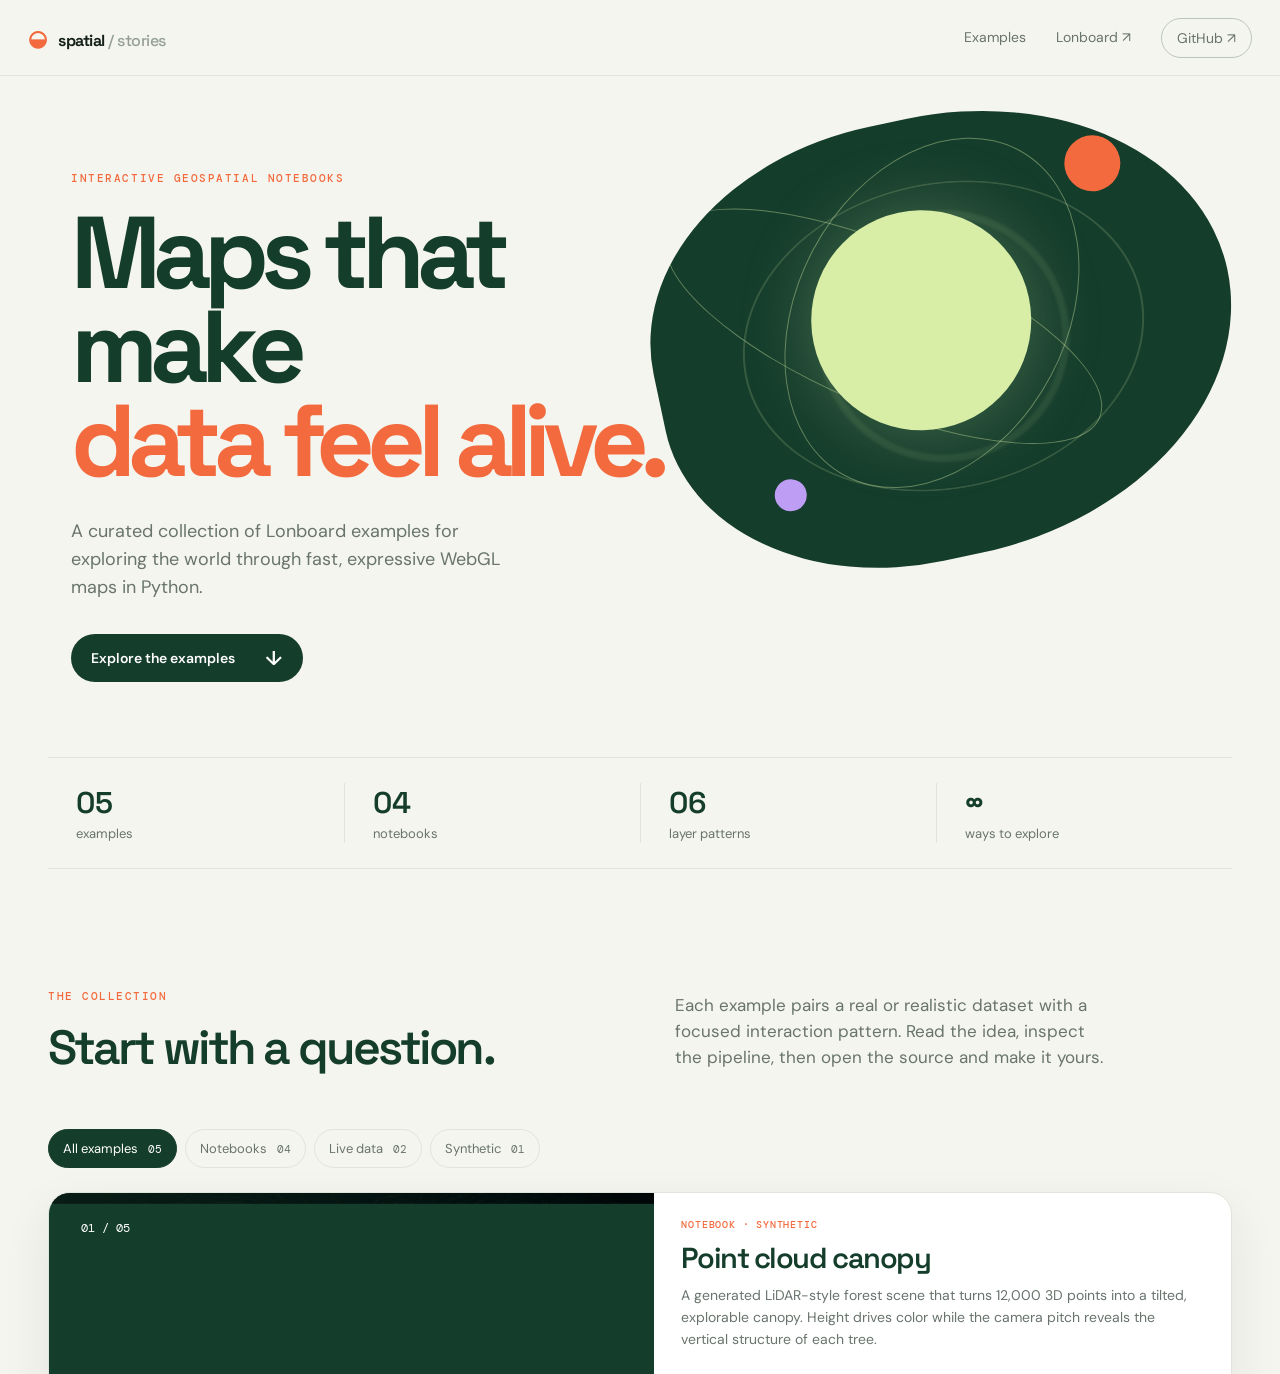
<file: index.html>
<!doctype html>
<html lang="en">
<head>
  <meta charset="utf-8">
  <meta http-equiv="refresh" content="0; url=docs/">
  <title>Field Notes</title>
</head>
<body><a href="docs/">Open Lonboard Field Notes</a></body>
</html>
</file>
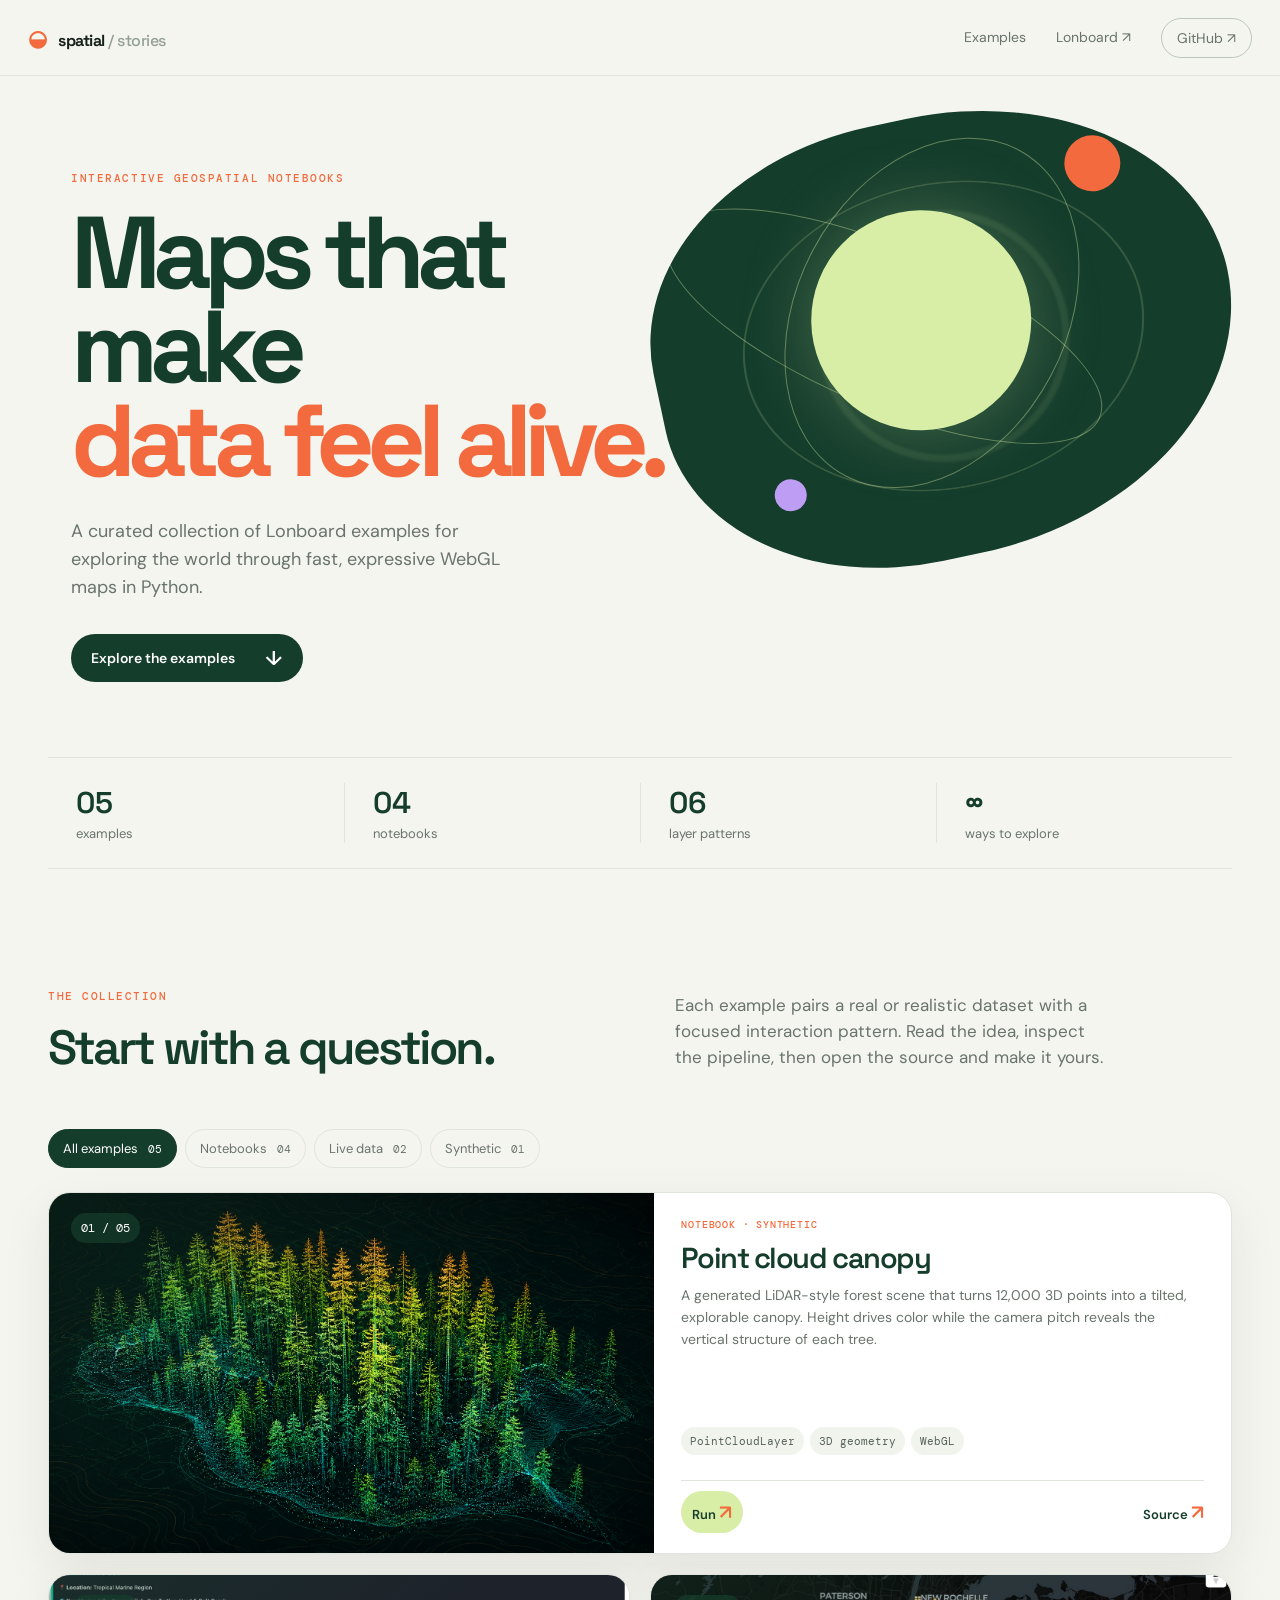
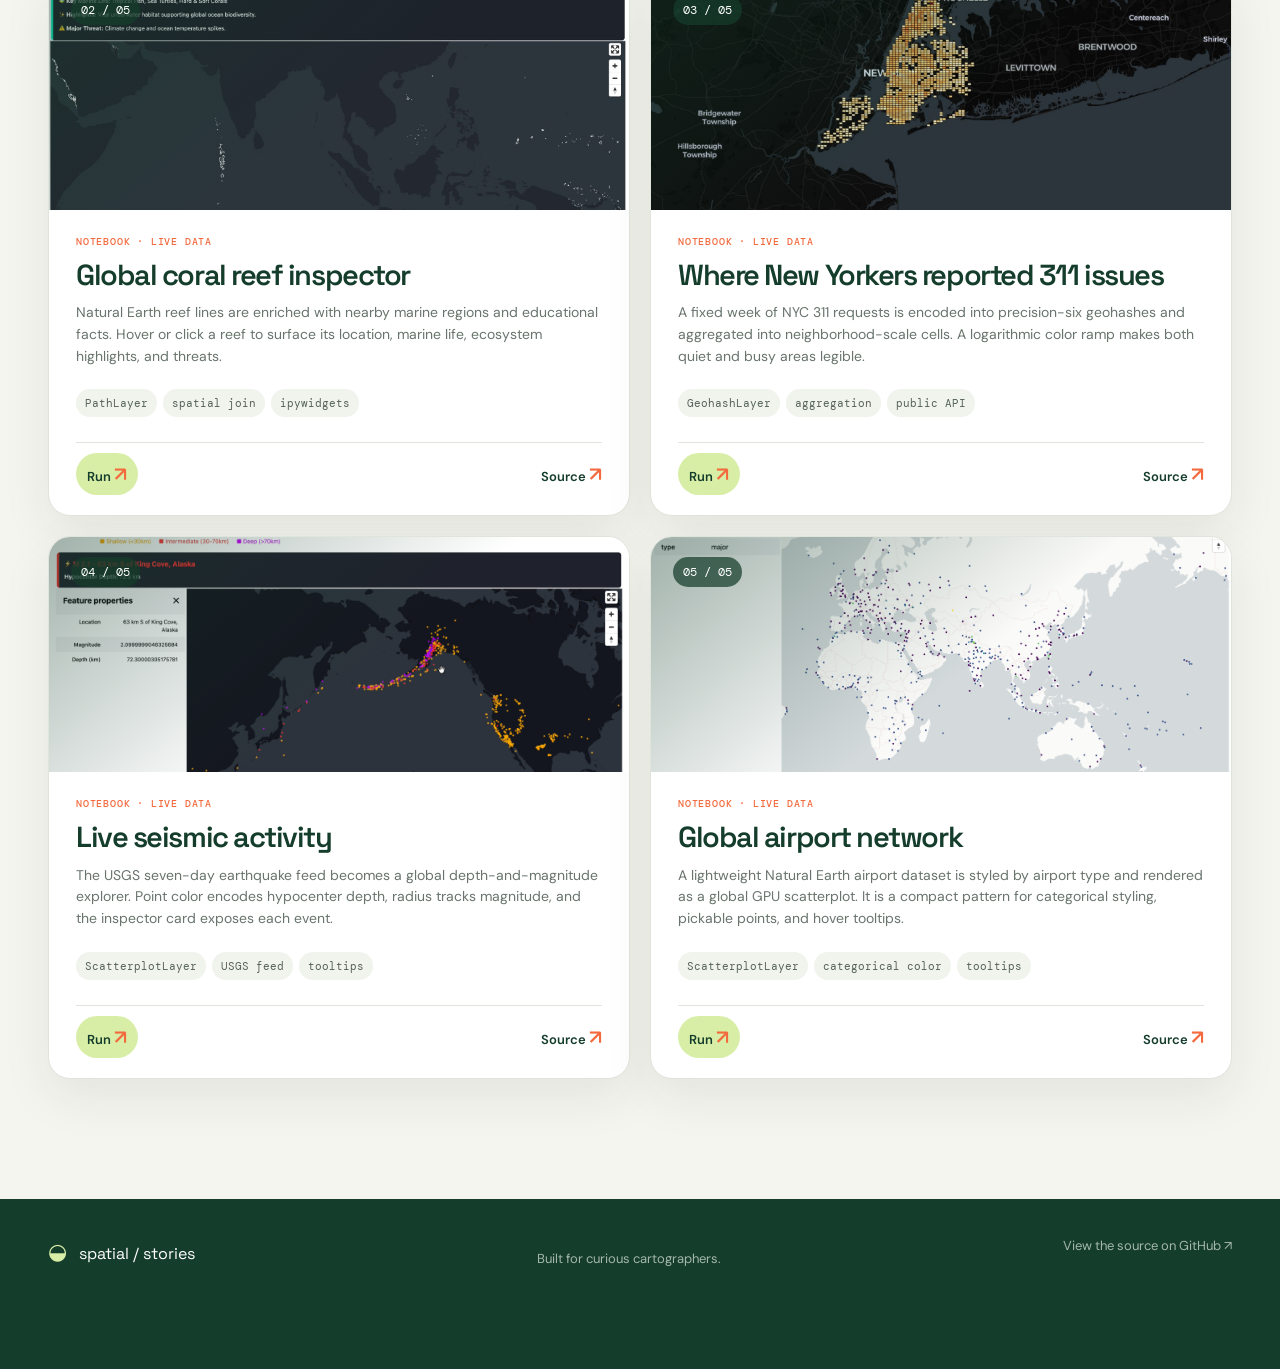
<file: docs/index.html>
<!doctype html>
<html lang="en">
<head>
  <meta charset="utf-8">
  <meta name="viewport" content="width=device-width, initial-scale=1">
  <meta name="description" content="Spatial Stories: interactive geospatial examples built with Lonboard and Python.">
  <title>Spatial Stories</title>
  <link rel="preconnect" href="https://fonts.googleapis.com">
  <link rel="preconnect" href="https://fonts.gstatic.com" crossorigin>
  <link href="https://fonts.googleapis.com/css2?family=DM+Mono:wght@400;500&family=DM+Sans:wght@400;500;600;700&family=Space+Grotesk:wght@500;600;700&display=swap" rel="stylesheet">
  <link rel="stylesheet" href="styles.css">
</head>
<body>
  <header class="topbar">
    <a class="brand" href="#top" aria-label="Spatial Stories home"><span class="brand-mark">◒</span> spatial <span class="brand-muted">/ stories</span></a>
    <nav><a href="#examples">Examples</a><a href="https://github.com/developmentseed/lonboard" target="_blank" rel="noreferrer">Lonboard ↗</a><a class="github-link" href="https://github.com/aryanxk02/SpatialStories" target="_blank" rel="noreferrer">GitHub ↗</a></nav>
  </header>

  <main id="top">
    <section class="hero">
      <div class="hero-copy">
        <p class="eyebrow">INTERACTIVE GEOSPATIAL NOTEBOOKS</p>
        <h1>Maps that make<br><em>data feel alive.</em></h1>
        <p class="lede">A curated collection of Lonboard examples for exploring the world through fast, expressive WebGL maps in Python.</p>
        <a class="button button-primary" href="#examples">Explore the examples <span>↓</span></a>
      </div>
      <div class="hero-art" aria-hidden="true"><div class="orb orb-a"></div><div class="orb orb-b"></div><div class="orb orb-c"></div><div class="orbit orbit-a"></div><div class="orbit orbit-b"></div><div class="coordinate">40.7128° N<br>74.0060° W</div></div>
    </section>

    <section class="stats" aria-label="Collection summary">
      <div><strong>05</strong><span>examples</span></div><div><strong>04</strong><span>notebooks</span></div><div><strong>06</strong><span>layer patterns</span></div><div><strong>∞</strong><span>ways to explore</span></div>
    </section>

    <section class="intro" id="examples">
      <div><p class="eyebrow">THE COLLECTION</p><h2>Start with a question.</h2></div>
      <p>Each example pairs a real or realistic dataset with a focused interaction pattern. Read the idea, inspect the pipeline, then open the source and make it yours.</p>
    </section>

    <section class="filters" aria-label="Filter examples"><button class="filter active" data-filter="all">All examples <span>05</span></button><button class="filter" data-filter="Notebook">Notebooks <span>04</span></button><button class="filter" data-filter="Live data">Live data <span>02</span></button><button class="filter" data-filter="Synthetic">Synthetic <span>01</span></button></section>
    <section class="example-grid" id="example-grid" aria-live="polite"></section>
  </main>
  <footer><div><span class="brand-mark">◒</span> spatial / stories</div><p>Built for curious cartographers.</p><a href="https://github.com/aryanxk02/SpatialStories" target="_blank" rel="noreferrer">View the source on GitHub ↗</a></footer>
  <script src="app.js"></script>
</body>
</html>
</file>
<file: docs/styles.css>
:root{--ink:#17211b;--muted:#68746c;--paper:#f5f5ef;--card:#fff;--line:#dfe4dc;--green:#153d2c;--lime:#d8eea6;--orange:#f26a3d;--purple:#7662d7;--shadow:0 18px 50px rgba(22,41,30,.08)}*{box-sizing:border-box}html{scroll-behavior:smooth}body{margin:0;color:var(--ink);background:var(--paper);font-family:"DM Sans",sans-serif}a{color:inherit;text-decoration:none}.topbar{height:76px;padding:0 max(28px,calc((100vw - 1240px)/2));display:flex;align-items:center;justify-content:space-between;border-bottom:1px solid var(--line);background:rgba(245,245,239,.9);backdrop-filter:blur(14px);position:sticky;top:0;z-index:10}.brand{font-family:"Space Grotesk",sans-serif;font-weight:700;letter-spacing:-.03em}.brand-mark{font-size:22px;display:inline-block;color:var(--orange);margin-right:8px}.brand-muted{font-weight:500;color:#94a096}.topbar nav{display:flex;gap:30px;color:var(--muted);font-size:14px}.topbar nav a:hover{color:var(--ink)}.github-link{border:1px solid #bac5bb;border-radius:100px;padding:10px 15px;margin-top:-10px;margin-bottom:-10px}.hero{max-width:1240px;min-height:560px;margin:auto;padding:95px max(28px,4vw) 75px;display:flex;position:relative;overflow:hidden}.hero-copy{width:58%;position:relative;z-index:2}.eyebrow{font:500 11px "DM Mono",monospace;letter-spacing:.14em;color:var(--orange);margin:0 0 22px}.hero h1{font:700 clamp(56px,8vw,102px)/.92 "Space Grotesk",sans-serif;letter-spacing:-.08em;margin:0 0 30px;color:var(--green)}.hero h1 em{font-style:normal;color:var(--orange)}.lede{max-width:460px;color:var(--muted);font-size:18px;line-height:1.55;margin-bottom:32px}.button{display:inline-flex;align-items:center;gap:30px;padding:15px 20px;border-radius:100px;font-size:14px;font-weight:600}.button-primary{background:var(--green);color:#fff}.button-primary span{font-size:20px;line-height:10px}.hero-art{position:absolute;right:2%;top:40px;width:47%;height:440px;background:var(--green);border-radius:48% 52% 55% 45%;transform:rotate(-12deg);overflow:hidden}.hero-art:after{content:"";position:absolute;inset:0;background:radial-gradient(circle at 50% 50%,transparent 0 32%,rgba(221,250,173,.08) 33% 34%,transparent 35% 100%),repeating-radial-gradient(ellipse at center,transparent 0 75px,rgba(216,238,166,.17) 76px 77px,transparent 78px 125px)}.orb{position:absolute;border-radius:50%;z-index:1}.orb-a{width:220px;height:220px;background:var(--lime);top:90px;left:28%;box-shadow:0 0 70px rgba(216,238,166,.25)}.orb-b{width:56px;height:56px;background:var(--orange);top:54px;right:14%}.orb-c{width:32px;height:32px;background:#be9df5;bottom:80px;left:16%}.orbit{border:1px solid rgba(216,238,166,.4);border-radius:50%;position:absolute;z-index:2}.orbit-a{width:470px;height:160px;top:118px;left:0;transform:rotate(35deg)}.orbit-b{width:370px;height:270px;top:60px;left:100px;transform:rotate(-50deg)}.coordinate{position:absolute;z-index:3;right:18px;bottom:25px;color:var(--lime);font:12px/1.7 "DM Mono",monospace;transform:rotate(12deg)}.stats{max-width:1184px;margin:0 auto 120px;border-top:1px solid var(--line);border-bottom:1px solid var(--line);display:grid;grid-template-columns:repeat(4,1fr);padding:25px 0}.stats div{padding-left:28px;border-left:1px solid var(--line)}.stats div:first-child{border:0}.stats strong{font:600 30px "Space Grotesk",sans-serif;display:block;color:var(--green)}.stats span{color:var(--muted);font-size:13px}.intro{max-width:1184px;margin:0 auto 58px;display:grid;grid-template-columns:1fr 1fr;gap:70px;align-items:end}.intro h2{font:600 48px/.95 "Space Grotesk",sans-serif;letter-spacing:-.06em;margin:0;color:var(--green)}.intro>p{font-size:17px;line-height:1.55;color:var(--muted);max-width:440px;margin:0}.filters{max-width:1184px;margin:0 auto 24px;display:flex;gap:8px;flex-wrap:wrap}.filter{border:1px solid var(--line);background:transparent;border-radius:100px;padding:10px 14px;color:var(--muted);font:13px "DM Sans",sans-serif;cursor:pointer}.filter span{font:11px "DM Mono",monospace;margin-left:7px}.filter.active,.filter:hover{background:var(--green);border-color:var(--green);color:white}.example-grid{max-width:1184px;margin:0 auto 120px;display:grid;grid-template-columns:repeat(12,1fr);gap:20px}.example-card{grid-column:span 6;background:var(--card);border:1px solid var(--line);border-radius:22px;overflow:hidden;box-shadow:var(--shadow);transition:transform .25s ease,box-shadow .25s ease;display:flex;flex-direction:column}.example-card:hover{transform:translateY(-5px);box-shadow:0 24px 60px rgba(22,41,30,.13)}.example-card.featured{grid-column:span 12;display:grid;grid-template-columns:1.05fr 1fr}.card-visual{height:235px;position:relative;overflow:hidden;background:var(--green)}.featured .card-visual{height:100%;min-height:360px}.card-visual img{width:100%;height:100%;object-fit:cover;display:block}.visual-tint{position:absolute;inset:0;background:linear-gradient(140deg,rgba(21,61,44,.4),transparent 55%)}.card-number{position:absolute;top:20px;left:22px;color:#fff;font:12px "DM Mono",monospace;background:rgba(21,61,44,.72);padding:7px 10px;border-radius:100px}.card-body{padding:25px 27px 28px;display:flex;flex-direction:column;flex:1}.tag{font:500 10px "DM Mono",monospace;letter-spacing:.08em;text-transform:uppercase;color:var(--orange);margin-bottom:12px}.card-body h3{font:600 29px/1.05 "Space Grotesk",sans-serif;letter-spacing:-.05em;margin:0 0 12px;color:var(--green)}.card-body p{font-size:14px;line-height:1.55;color:var(--muted);margin:0 0 22px}.pills{display:flex;gap:6px;flex-wrap:wrap;margin-top:auto}.pill{font:11px "DM Mono",monospace;background:#f1f3ed;border-radius:100px;padding:7px 9px;color:#56635a}.card-footer{border-top:1px solid var(--line);margin-top:25px;padding-top:18px;display:flex;justify-content:space-between;align-items:center;font-size:13px;font-weight:600;color:var(--green)}.arrow{font-size:20px;color:var(--orange)}footer{background:var(--green);color:#fff;min-height:170px;padding:38px max(28px,calc((100vw - 1184px)/2));display:flex;align-items:flex-start;justify-content:space-between;font-family:"Space Grotesk",sans-serif}footer .brand-mark{color:var(--lime)}footer p,footer a{font:13px "DM Sans",sans-serif;color:#a4b8aa}footer a:hover{color:#fff}@media(max-width:760px){.topbar nav a:not(.github-link){display:none}.hero{min-height:650px;padding-top:70px}.hero-copy{width:100%}.hero-art{top:330px;right:-30%;width:100%;height:340px}.stats{margin:0 28px 85px;grid-template-columns:repeat(2,1fr);gap:18px}.stats div:nth-child(3){border:0;padding-left:28px}.intro{margin:0 28px 42px;display:block}.intro>p{margin-top:20px}.example-grid{margin:0 20px 80px;display:block}.example-card{margin-bottom:18px}.example-card.featured{display:flex}.featured .card-visual{min-height:250px;height:250px}.card-body h3{font-size:26px}footer{display:block}footer p{margin:24px 0}.github-link{display:block!important}}
 .interactive-link{background:var(--lime);border-radius:100px;padding:8px 11px;margin:-8px 0}.card-footer a:hover{color:var(--orange)}
</file>
